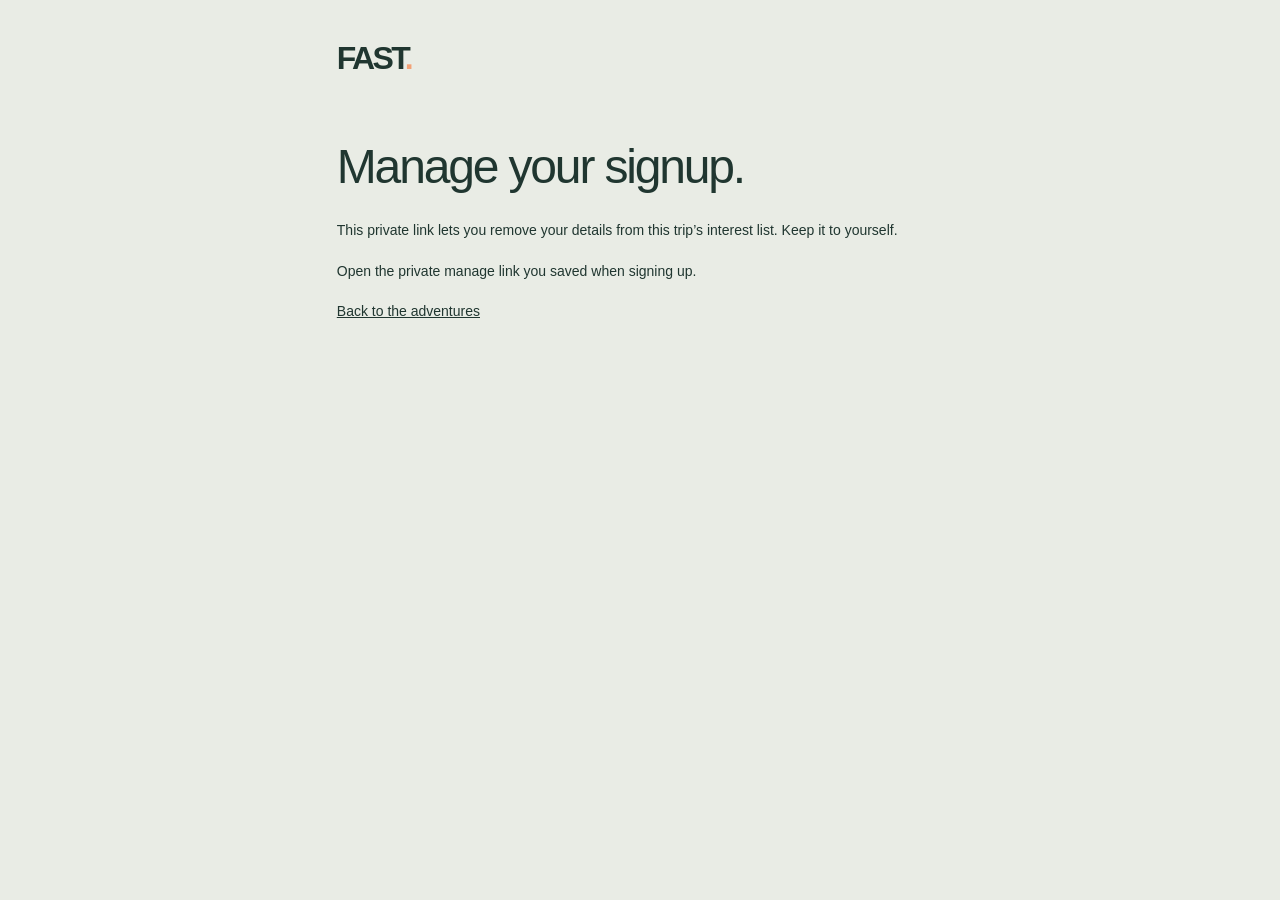
<file: manage.html>
<!doctype html><html lang="en"><head><meta charset="utf-8"><meta name="viewport" content="width=device-width, initial-scale=1"><meta name="referrer" content="no-referrer"><meta name="robots" content="noindex"><title>Manage your signup — FAST.</title><link rel="stylesheet" href="css/adventure.css?v=20260928-3"><link rel="stylesheet" href="css/calendar.css?v=20260928-3"><script src="js/manage.js?v=20260928-3" defer></script></head><body><main class="privacy-page"><a class="wordmark" href="/">FAST<span>.</span></a><h1>Manage your signup.</h1><p>This private link lets you remove your details from this trip’s interest list. Keep it to yourself.</p><form id="withdraw-form"><label class="consent"><input type="checkbox" required><span>Remove my signup and contact details for this adventure.</span></label><button type="submit" class="solid-button">Remove my signup</button></form><p id="withdraw-status" role="status"></p><p><a href="/#adventures">Back to the adventures</a></p></main></body></html>
</file>
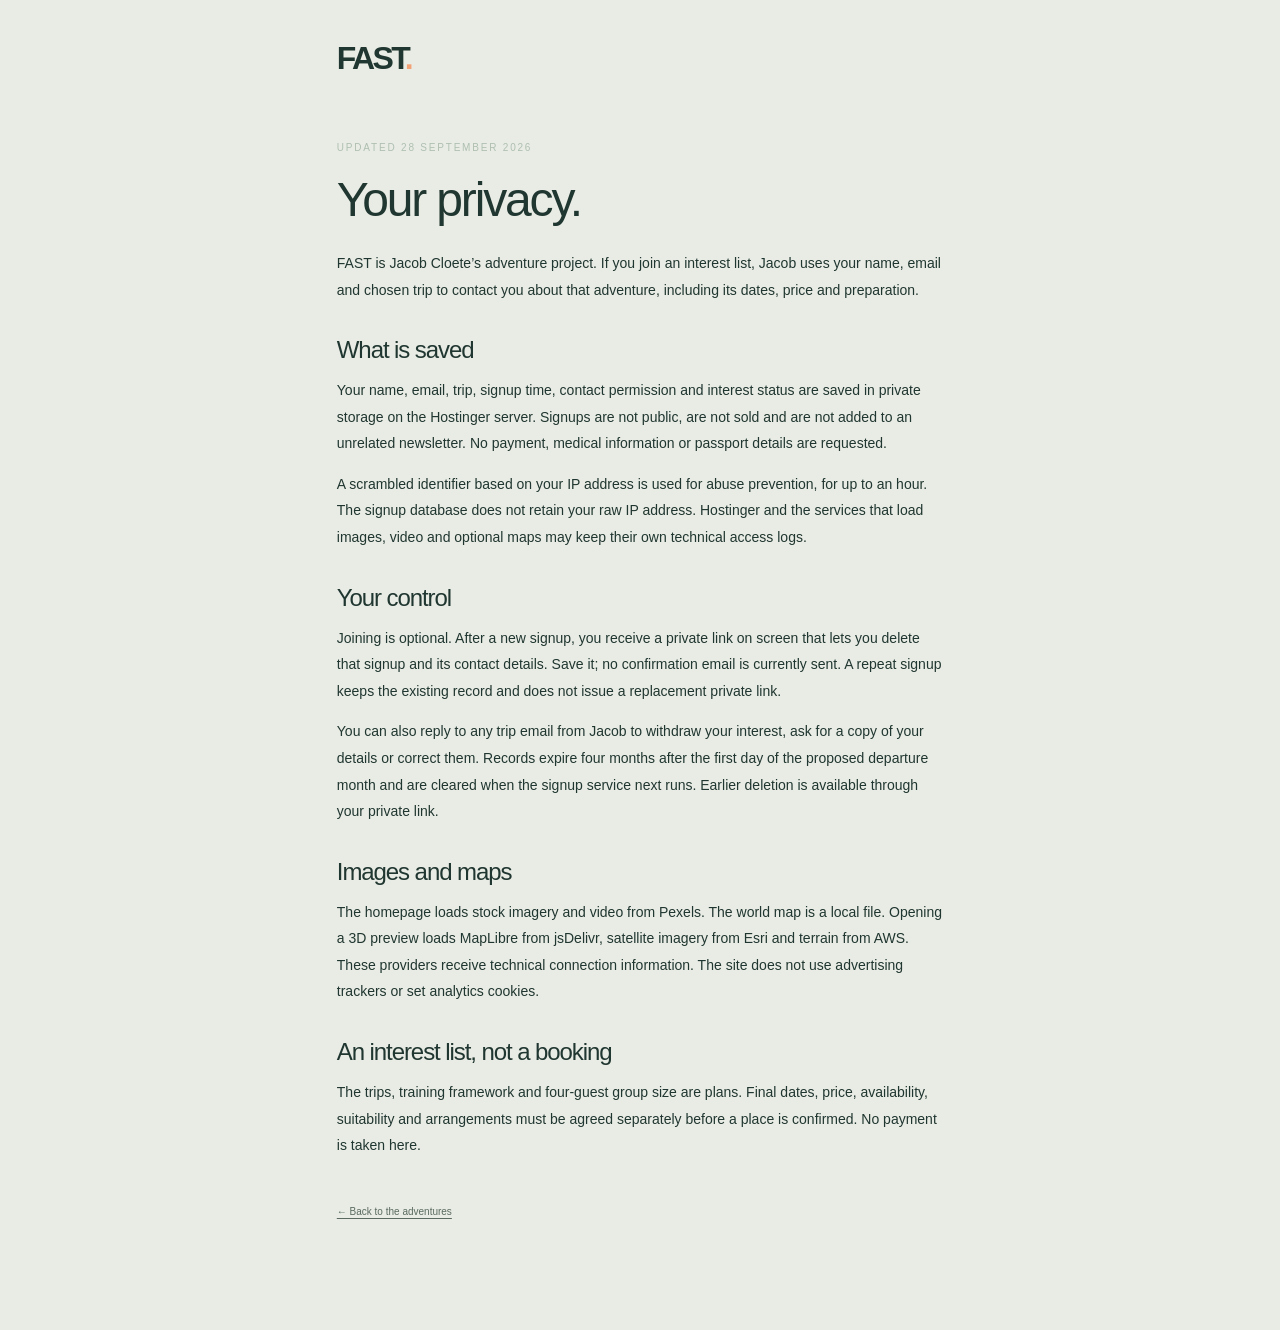
<file: privacy.html>
<!doctype html><html lang="en"><head><meta charset="utf-8"><meta name="viewport" content="width=device-width, initial-scale=1"><meta name="referrer" content="no-referrer"><title>Your privacy — FAST.</title><link rel="stylesheet" href="css/adventure.css?v=20260928-3"><link rel="stylesheet" href="css/calendar.css?v=20260928-3"></head><body><main class="privacy-page"><a class="wordmark" href="/">FAST<span>.</span></a><span class="eyebrow">Updated 28 September 2026</span><h1>Your privacy.</h1><p>FAST is Jacob Cloete’s adventure project. If you join an interest list, Jacob uses your name, email and chosen trip to contact you about that adventure, including its dates, price and preparation.</p><h2>What is saved</h2><p>Your name, email, trip, signup time, contact permission and interest status are saved in private storage on the Hostinger server. Signups are not public, are not sold and are not added to an unrelated newsletter. No payment, medical information or passport details are requested.</p><p>A scrambled identifier based on your IP address is used for abuse prevention, for up to an hour. The signup database does not retain your raw IP address. Hostinger and the services that load images, video and optional maps may keep their own technical access logs.</p><h2>Your control</h2><p>Joining is optional. After a new signup, you receive a private link on screen that lets you delete that signup and its contact details. Save it; no confirmation email is currently sent. A repeat signup keeps the existing record and does not issue a replacement private link.</p><p>You can also reply to any trip email from Jacob to withdraw your interest, ask for a copy of your details or correct them. Records expire four months after the first day of the proposed departure month and are cleared when the signup service next runs. Earlier deletion is available through your private link.</p><h2>Images and maps</h2><p>The homepage loads stock imagery and video from Pexels. The world map is a local file. Opening a 3D preview loads MapLibre from jsDelivr, satellite imagery from Esri and terrain from AWS. These providers receive technical connection information. The site does not use advertising trackers or set analytics cookies.</p><h2>An interest list, not a booking</h2><p>The trips, training framework and four-guest group size are plans. Final dates, price, availability, suitability and arrangements must be agreed separately before a place is confirmed. No payment is taken here.</p><footer><a href="/#adventures">← Back to the adventures</a></footer></main></body></html>
</file>
<file: css/adventure.css>
:root{color-scheme:light;--paper:#e9ece5;--ink:#203630;--muted:#5a6a60;--rust:#c35e36;--line:#20363029;font-family:Arial,Helvetica,sans-serif;color:var(--ink);background:var(--paper);font-synthesis:none}

*{box-sizing:border-box}
html{scroll-behavior:smooth}
body{margin:0}
button,input,textarea{font:inherit}
button,a{-webkit-tap-highlight-color:transparent}
button{cursor:pointer}
button:disabled{cursor:wait}
a{color:inherit}
button:focus-visible,a:focus-visible,summary:focus-visible{outline:2px solid #ed995e;outline-offset:5px}
h1,h2,h3,p{margin:0}
h1,h2{font-weight:400;letter-spacing:-.045em;line-height:1.04}
h1 em,h2 em{font:italic 400 1em Georgia,serif;letter-spacing:-.05em}
[hidden]{display:none!important}
.skip-link{position:absolute;z-index:10;top:-80px;background:var(--paper);padding:15px}
.skip-link:focus{top:10px}

.hero{position:relative;isolation:isolate;min-height:660px;height:89svh;max-height:1000px;color:#f5f3e9;display:flex;flex-direction:column;justify-content:space-between;padding:30px 5% 35px;background:#233932;overflow:hidden}
.hero-poster,.hero-video{position:absolute;inset:0;width:100%;height:100%;object-fit:cover;object-position:center 50%;z-index:-3}
.hero-video{opacity:0;transition:opacity .6s}
.hero-video.playing{opacity:1}
.hero:after{content:"";position:absolute;inset:0;background:linear-gradient(180deg,#10241b3b 0%,#10241b08 30%,#0b211b87 75%,#0c211bc7 100%);z-index:-1}
.hero header{display:flex;align-items:center;justify-content:space-between;gap:20px}
.wordmark{font-weight:800;font-size:32px;letter-spacing:-.08em;text-decoration:none}
.wordmark span{color:#f2a277}
.header-label,.eyebrow{font-size:10px;text-transform:uppercase;letter-spacing:.18em}
.hero-copy{margin-top:auto;padding:140px 0 65px}
.hero h1{font-size:clamp(48px,6.5vw,100px);max-width:1100px;text-shadow:0 2px 25px #12251b44}
.hero-bottom{display:flex;align-items:center;justify-content:space-between;gap:25px}
.explore-link{display:grid;place-items:center;width:44px;height:44px;text-decoration:none}
.explore-link span{font-size:23px;font-weight:400}
.film-toggle{color:inherit;border:1px solid #f3f2e15e;border-radius:50%;background:transparent;padding:0;font-size:17px;width:44px;height:44px;flex:none}
.film-toggle span{margin:0}
.film-status{font-size:11px;position:absolute;bottom:12px;right:5%}

.landscapes{padding:55px 5%;scroll-margin-top:25px}
.places{display:flex;justify-content:center;gap:20px;margin-bottom:24px}
.places button{border:0;border-bottom:1px solid transparent;padding:15px 16px;background:transparent;color:var(--muted);font-size:12px;min-height:44px}
.places button[aria-pressed=true]{border-color:var(--ink);color:var(--ink)}
.terrain-shell{height:500px;position:relative;background:#213933;overflow:hidden}
#terrain{position:absolute;inset:0}
.terrain-cover{position:absolute;inset:0;display:flex;flex-direction:column;align-items:center;justify-content:center;gap:14px;background:linear-gradient(#17322b3d,#17322b6e),url('https://images.pexels.com/videos/27607601/alps-drone-mountain-stone-27607601.jpeg?auto=compress&w=1400') center/cover;color:white}
.load-terrain{padding:16px 22px;background:#e9ece5;color:#203630;border:0;font-size:12px;min-height:48px}
.load-terrain span{margin-left:30px}
.terrain-cover>span{font-size:10px;text-shadow:0 1px 4px #15231b}
.terrain-status{position:absolute;top:15px;left:15px;right:60px;background:#203630df;color:#fff;padding:10px;font-size:11px;max-width:340px}
.orbit{position:absolute;left:20px;bottom:37px;background:#203630cc;border:1px solid #edf3e74a;border-radius:50%;color:#fff;padding:0;font-size:20px;width:44px;height:44px}
.orbit span{margin:0}
.map-caption{margin-top:13px;display:flex;justify-content:space-between;gap:18px;color:var(--muted);font-size:10px;line-height:1.6}
.maplibregl-ctrl-attrib{font:10px/1.5 Arial,sans-serif!important;color:#1d342a!important}
.maplibregl-ctrl-attrib a{color:inherit}
.maplibregl-ctrl-group button{min-width:36px;min-height:36px}

.experience{background:#203630;color:#f1f0e5;padding:80px 8%;display:grid;grid-template-columns:1fr 1fr;gap:10%;align-items:center}
.eyebrow{display:block;color:#aebfb0;margin-bottom:22px}
.experience h2{font-size:clamp(35px,4vw,58px)}
.enquire{display:inline-flex;align-items:center;justify-content:space-between;gap:55px;background:transparent;color:inherit;padding:13px 0;border:0;border-bottom:1px solid currentColor;min-height:48px;font-size:13px}
.offer-intro>.enquire{margin-top:25px}
.enquire:hover{color:#eda37b}
.enquire span{font-size:18px}
footer{padding:27px 5%;display:flex;align-items:flex-start;justify-content:space-between;gap:20px;color:var(--muted);font-size:10px;line-height:1.7}
footer>div{display:flex;align-items:flex-start;gap:25px}
footer details{max-width:260px}
footer summary{cursor:pointer}
footer details p{margin-top:10px}
footer a{text-underline-offset:3px}

dialog{border:0;background:var(--paper);color:var(--ink);padding:42px;max-width:470px;width:calc(100% - 32px);max-height:90svh;overflow:auto}
dialog::backdrop{background:#0b211bcc;backdrop-filter:blur(4px)}
.close-dialog{position:absolute;top:7px;right:7px;width:44px;height:44px;font-size:28px;background:transparent;border:0;color:var(--muted)}
dialog .eyebrow{color:var(--muted);margin-bottom:12px}
dialog h2{font-size:33px}
.preview-note{font-size:11px;line-height:1.6;color:var(--muted);margin:16px 0 24px}
form{display:grid;gap:16px}
form label{font-size:12px;display:grid;gap:8px}
input,textarea{width:100%;padding:12px;border:1px solid #20363050;background:transparent;color:var(--ink);border-radius:0;font-size:16px}
textarea{resize:vertical}
input:focus,textarea:focus{outline:2px solid #c96b41;outline-offset:2px}
.enquiry-status{font-size:12px;line-height:1.6}
.enquiry-status:empty{display:none}

@media(min-width:1700px){.landscapes{padding-left:max(5%,calc((100vw - 1550px)/2));padding-right:max(5%,calc((100vw - 1550px)/2))}
}

@media(max-width:700px){.hero{height:78svh;min-height:540px;max-height:760px;padding:24px 6%}
.hero-poster,.hero-video{object-position:62% center}
.wordmark{font-size:29px}
.header-label{font-size:9px;letter-spacing:.13em}
.hero-copy{padding:100px 0 44px}
.hero h1{font-size:clamp(38px,9.3vw,64px);line-height:1.08}
.hero-bottom{gap:15px}
.explore-link{gap:18px;font-size:11px}
.film-toggle{font-size:17px;padding:0}
.film-toggle span{margin:0}
.film-status{font-size:10px;bottom:5px}
.landscapes{padding:45px 5% 38px}
.places{margin:0 0 20px;gap:9px}
.places button{padding:12px 15px}
.terrain-shell{height:405px}
.map-caption{font-size:9px;gap:15px}
.map-help{max-width:160px;text-align:right}
.experience{display:flex;align-items:stretch;flex-direction:column;padding:50px 7%;gap:29px}
.experience h2{font-size:37px}
.offer-intro{display:contents}
.offer-intro h2{order:1}
.inclusions{order:2}
.offer-intro>.enquire{order:3;margin:0;align-self:flex-start}
.eyebrow{font-size:9px}
footer{display:block;padding:25px 7%;font-size:9px}
footer>div{margin-top:8px;justify-content:space-between;gap:16px}
dialog{padding:36px 23px}
.orbit{left:13px}
.maplibregl-ctrl-attrib{max-width:250px}
}

@media(prefers-reduced-motion:reduce){html{scroll-behavior:auto}
*,*:before,*:after{transition:none!important}
}


.sr-only{position:absolute;width:1px;height:1px;padding:0;margin:-1px;overflow:hidden;clip-path:inset(50%);white-space:nowrap;border:0}

.inclusions{list-style:none;margin:0;padding:0;display:grid;gap:21px;color:#dce4d6;font-size:16px;line-height:1.65;font-weight:400}
.demo-label{position:absolute;top:18px;left:18px;background:#203630df;color:#f5f1e6;padding:9px 13px;border-radius:3px;font-size:11px;pointer-events:none}
.route-controls{position:absolute;left:18px;bottom:35px;display:flex;align-items:center;gap:12px;padding:0 9px 0 0;background:#203630e8;border:1px solid #f5f1e64d;border-radius:28px;color:#f5f1e6}
.fly-route,.route-overview{border:0;background:transparent;color:inherit;height:44px;font-size:11px;padding:0 15px}
.fly-route span{margin-left:14px}.route-overview{width:44px;padding:0;font-size:22px;border-left:1px solid #f5f1e62f}
.route-position{font-size:10px;font-variant-numeric:tabular-nums;min-width:43px;color:#d3ddca}
@media(max-width:700px){.demo-label{top:13px;left:13px;font-size:10px}.route-controls{left:13px;gap:5px}.route-position{font-size:9px}}

@media(max-width:700px){.inclusions{font-size:14px;gap:15px}
}
</file>
<file: css/calendar.css>
.hero-copy{padding-bottom:40px}.hero-copy>.eyebrow{color:#ecedde;margin-bottom:24px}.hero-copy>p{margin-top:26px;font-size:15px;line-height:1.6;color:#edf0e1}.hero-cta{display:flex;align-items:center;gap:65px;text-decoration:none;font-size:12px;min-height:44px}.hero-cta span{font-size:22px}.hero header .header-label{text-decoration:none;padding:12px 0}.calendar-section{padding:90px 6% 85px;scroll-margin-top:20px}.section-intro{display:grid;grid-template-columns:1fr 1fr;gap:10%;align-items:end}.section-intro h2{font-size:clamp(36px,4.6vw,66px)}.section-intro .eyebrow{color:var(--muted);margin-bottom:18px}.section-intro>p{font-size:15px;line-height:1.8;max-width:450px;color:var(--muted)}.world{position:relative;margin:48px auto 38px;max-width:1200px;aspect-ratio:2.5;background:#203630;border-radius:3px;overflow:hidden}.world>img,.map-ink,.map-pins{position:absolute;inset:5% 4%;width:92%;height:90%}.world>img{object-fit:fill;opacity:.7}.map-ink{overflow:visible}.map-pins{pointer-events:none}.world-pin{position:absolute;transform:translate(-50%,-50%);min-width:34px;height:34px;border-radius:50%;background:var(--paper);border:2px solid #203630;color:var(--ink);font-size:10px;pointer-events:auto;transition:background .2s,transform .2s}.world-pin:hover,.world-pin.active{background:#f2a277;transform:translate(-50%,-50%) scale(1.2);z-index:3}.world-pin.dim{opacity:.3}.map-dot{fill:#efb083;stroke:#203630;stroke-width:3}.map-label{position:absolute;bottom:16px;left:25px;font-size:10px;color:#b5c4b8}.calendar-bar{display:flex;justify-content:space-between;align-items:center;gap:20px}.year-filter{display:flex;gap:7px;flex-wrap:wrap}.year-filter button{background:none;border:1px solid transparent;padding:11px 17px;min-height:44px;color:var(--muted);border-radius:30px;font-size:12px}.year-filter button[aria-pressed=true]{background:var(--ink);color:var(--paper)}.calendar-count{font-size:11px;color:var(--muted)}.planning-note{color:var(--muted);font-size:11px;line-height:1.7;margin:21px 0 25px}.trip-list{display:grid;grid-template-columns:1fr 1fr;gap:0 40px}.trip{border-top:1px solid var(--line);padding:25px 0;scroll-margin-top:25px;min-width:0}.trip summary{cursor:pointer;list-style:none;display:grid;grid-template-columns:34px 1fr 24px;gap:12px;align-items:start}.trip summary::-webkit-details-marker{display:none}.trip-number{color:#8a6951;font-size:12px;padding-top:4px}.trip-heading{display:flex;flex-direction:column;gap:10px}.trip-date{font-size:10px;letter-spacing:.08em;text-transform:uppercase;color:var(--muted)}.trip h3{font-size:23px;font-weight:400;letter-spacing:-.025em;line-height:1.2}.trip-meta{color:var(--muted);font-size:12px;line-height:1.6}.trip-plus{font-size:23px;font-weight:400;line-height:1}.trip[open] .trip-plus{transform:rotate(45deg)}.trip[open]{border-top-color:var(--rust)}.trip-body{padding:23px 0 0 46px;animation:arrive .2s ease-out}.trip-description{font-size:14px;line-height:1.7;margin-bottom:18px}.trip-stats{display:flex;gap:23px;margin-bottom:20px}.trip-stats span{font-size:10px;color:var(--muted);display:block}.trip-stats strong{display:block;font-size:12px;font-weight:500;margin-top:5px}.trip-route{font-size:12px;line-height:1.7;padding-bottom:18px}.trip-detail{border-top:1px solid var(--line);padding:13px 0;font-size:12px;line-height:1.7}.trip-detail summary{display:flex;justify-content:space-between;font-size:12px;color:var(--muted)}.trip-detail summary:after{content:'+'}.trip-detail[open] summary:after{content:'−'}.trip-detail ol{padding-left:20px;margin:15px 0 0}.trip-detail p{margin-top:12px}.trip-detail a{display:inline-block;margin-top:12px;text-underline-offset:4px}.trip-actions{display:flex;gap:15px;flex-wrap:wrap;margin-top:20px;align-items:center}.solid-button{display:inline-flex;align-items:center;justify-content:space-between;gap:24px;background:var(--ink);color:#f1f0e5;border:0;padding:14px 18px;min-height:46px;font-size:12px;text-decoration:none}.solid-button:hover{background:#345447}.text-button{background:none;border:0;border-bottom:1px solid var(--line);min-height:44px;padding:10px 0;color:var(--ink);font-size:11px}.places-note{margin-top:12px;color:var(--muted);font-size:10px;line-height:1.6}.preparation{background:#e0e5db;padding:80px 6%}.training-phases{list-style:none;padding:0;margin:45px 0 25px;display:grid;grid-template-columns:repeat(4,1fr);gap:28px}.training-phases li{border-top:1px solid #8a9d8d;padding-top:18px}.training-phases span{color:var(--muted);font-size:10px;text-transform:uppercase;letter-spacing:.08em}.training-phases h3{font-size:18px;font-weight:400;margin:16px 0 10px}.training-phases p{font-size:12px;color:var(--muted);line-height:1.8}.training-note{max-width:760px;font-size:11px;line-height:1.7;color:var(--muted)}.experience a{text-decoration:none}.signup-trip{font-size:14px;margin-top:17px;line-height:1.6}.consent{display:flex;align-items:flex-start;gap:10px;font-size:11px;line-height:1.6}.consent input{width:16px;height:16px;flex:none;margin:2px 0 0;accent-color:var(--ink)}.honey{position:absolute;left:-10000px}.signup-status{font-size:13px;line-height:1.7;margin-top:15px}.signup-status.error{color:#93391c}.signup-manage{font-size:11px;line-height:1.8;margin-top:15px;border-top:1px solid var(--line);padding-top:15px}.signup-manage a{display:inline-block;margin:12px 15px 0 0}.copy-link{background:transparent;border:1px solid var(--line);padding:10px;font-size:11px;color:var(--ink);min-height:44px}#terrain-dialog{max-width:1050px;width:calc(100% - 28px);padding:34px}#terrain-dialog>p{font-size:11px;color:var(--muted);line-height:1.7;margin:12px 0 20px}#trip-terrain{height:min(55svh,520px);min-height:280px;background:#203630}.terrain-feedback{display:block;font-size:12px;margin-top:10px}.privacy-page{max-width:760px;margin:auto;padding:40px 6% 80px}.privacy-page .wordmark{display:block;margin-bottom:65px}.privacy-page h1{font-size:48px;margin-bottom:25px}.privacy-page h2{font-size:24px;margin:35px 0 14px}.privacy-page p{font-size:14px;line-height:1.9;margin:14px 0}.privacy-page footer{padding:30px 0}.loading-note{font-size:13px;line-height:1.8;padding:25px 0}.map-ink{pointer-events:none}
@keyframes arrive{from{opacity:0;transform:translateY(5px)}to{opacity:1;transform:none}}
@media(min-width:1700px){.calendar-section,.preparation{padding-left:max(6%,calc((100vw - 1500px)/2));padding-right:max(6%,calc((100vw - 1500px)/2))}}
@media(max-width:800px){.section-intro{gap:30px}.section-intro>p{font-size:13px}.trip-list{gap:0 24px}.trip-body{padding-left:0}.trip h3{font-size:20px}.trip summary{grid-template-columns:24px 1fr 20px;gap:9px}.training-phases{grid-template-columns:1fr 1fr;gap:28px}.world-pin{min-width:29px;height:29px;font-size:9px}.calendar-count{display:none}}
@media(max-width:600px){.hero-copy>p{max-width:260px;font-size:13px}.hero-copy>.eyebrow{font-size:9px}.hero-cta{font-size:12px;gap:35px}.calendar-section{padding:55px 6%}.section-intro{grid-template-columns:1fr;gap:23px}.section-intro h2{font-size:39px}.section-intro>p{font-size:13px;line-height:1.8}.world{margin:30px -6.8% 25px;border-radius:0;aspect-ratio:2.1}.world>img,.map-ink,.map-pins{top:5%;height:78%}.map-label{font-size:8px;left:6%;bottom:12px}.world-pin{display:none}.year-filter{gap:2px;width:100%;justify-content:space-between}.year-filter button{padding:10px 12px;font-size:11px}.planning-note{font-size:10px;line-height:1.8;margin:18px 0 21px}.trip-list{grid-template-columns:1fr}.trip{padding:23px 0}.trip h3{font-size:23px}.trip summary{grid-template-columns:27px 1fr 24px}.trip-body{padding-top:22px}.trip-stats{gap:24px}.trip-actions{gap:20px}.preparation{padding:50px 6%}.training-phases{gap:27px 22px;margin-top:34px}.training-phases h3{font-size:16px;line-height:1.3}.training-phases p{font-size:11px}.experience{padding:48px 6%}.experience .offer-intro>a{order:3;align-self:flex-start;margin:0}.privacy-page h1{font-size:38px}#terrain-dialog{padding:35px 16px 20px}#terrain-dialog h2{font-size:28px}.trip-detail summary{grid-template-columns:none}}
@media(prefers-reduced-motion:reduce){.trip-body{animation:none}}

.map-ink text{display:none}@media(max-width:600px){.map-ink text{display:block}}

.landmark-icon{width:46px;height:35px;flex:none;fill:none;stroke:currentColor;stroke-width:1.6;stroke-linecap:round;stroke-linejoin:round}
.trip-title{display:flex;align-items:center;gap:12px;min-width:0}
.trip-title .landmark-icon{color:#986146}
.trip-title>span{min-width:0;overflow-wrap:break-word}
.trip-pace{font-size:10px;color:#875032;line-height:1.5}
.trip-photo{margin:0 0 23px}
.trip-photo img{display:block;width:100%;height:auto;aspect-ratio:3/2;object-fit:cover;background:#d8dfd4;border-radius:2px}
.trip-photo figcaption{margin-top:7px;font-size:10px;line-height:1.6;color:var(--muted);overflow-wrap:anywhere}
.trip-photo figcaption a{text-decoration:none}
.trip-photo figcaption a:hover{text-decoration:underline;text-underline-offset:3px}
.route-sources{display:flex;flex-direction:column;align-items:flex-start}
.world-pin{width:44px;height:44px;min-width:44px;padding:4px;display:grid;place-items:center;background:#e9ece5;z-index:1}
.world-pin .landmark-icon{width:33px;height:25px;stroke-width:1.8}
.pin-number{position:absolute;right:-5px;bottom:-4px;background:#203630;color:#edd5b7;border-radius:50%;font-size:8px;line-height:18px;width:18px;height:18px}
.map-leader{stroke:#d2b89b;stroke-width:1;fill:none;opacity:.7}
.map-label{top:14px;bottom:auto}
.future-section{margin:0 6%;padding:36px 0 50px;border-top:1px solid var(--line);display:grid;grid-template-columns:1fr 1fr;gap:10%;align-items:center}
.future-section .eyebrow{color:var(--muted);margin-bottom:12px}
.future-section h2{font-size:clamp(28px,3vw,40px)}
.future-section>p{color:var(--muted);font-size:13px;line-height:1.8}
@media(min-width:1700px){.future-section{margin-left:max(6%,calc((100vw - 1500px)/2));margin-right:max(6%,calc((100vw - 1500px)/2))}}
@media(max-width:800px){.trip-title{gap:9px}.trip-title .landmark-icon{width:36px;height:30px}}
@media(max-width:600px){.world-pin{display:none}.map-ink text{font-size:24px;font-weight:500}.map-label{top:auto;bottom:12px}.trip-title{gap:10px}.trip-title .landmark-icon{width:39px;height:31px}.trip h3{font-size:21px}.future-section{grid-template-columns:1fr;gap:18px;padding:30px 0 40px}.future-section>p{font-size:12px}}
</file>
